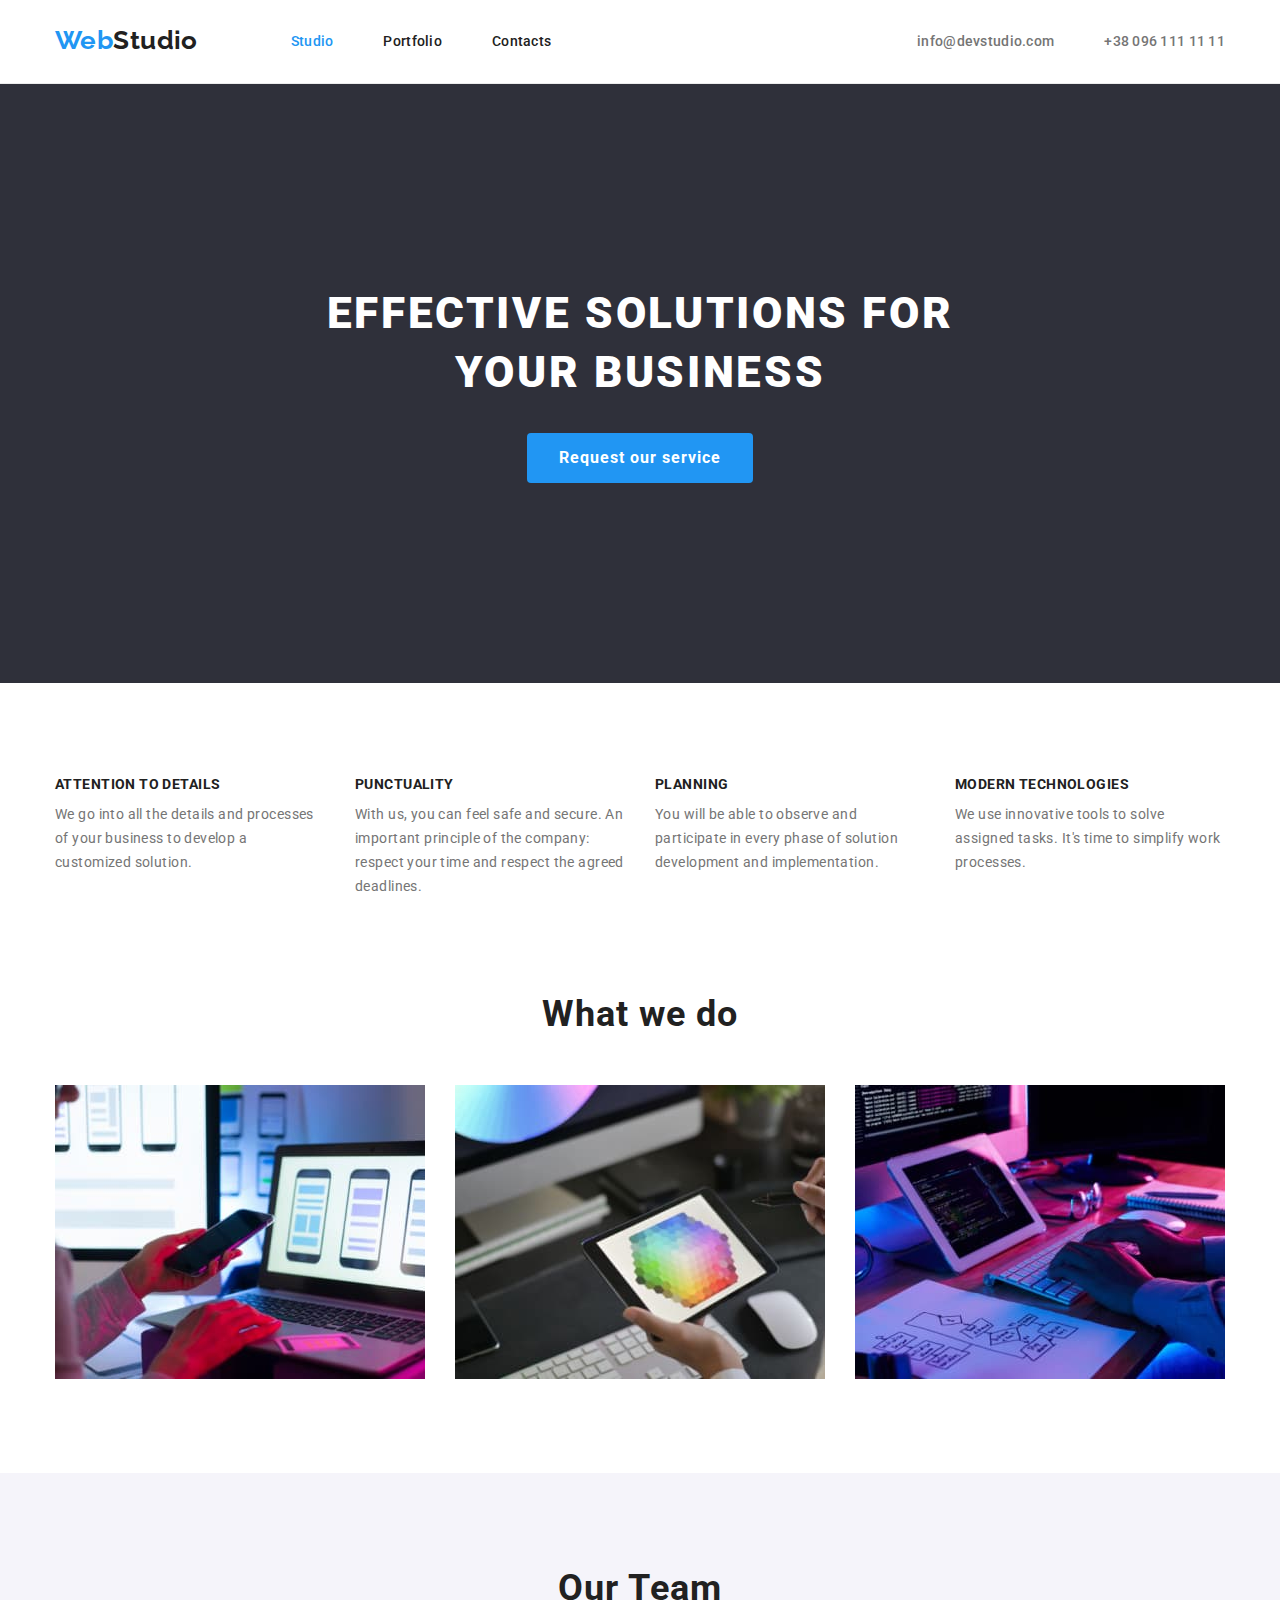
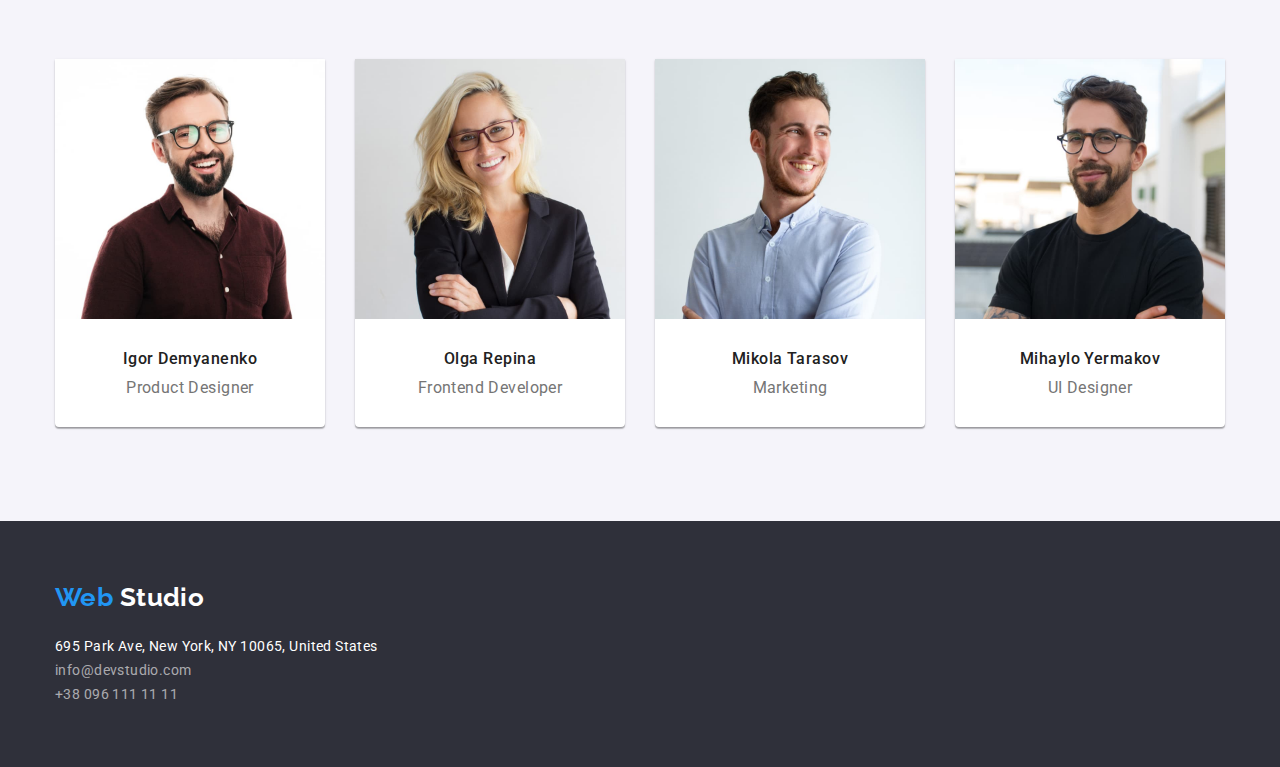
<file: index.html>
<!DOCTYPE html>
<html lang="en">
<head>
    <meta charset="UTF-8">
    <meta http-equiv="X-UA-Compatible" content="IE=edge">
    <meta name="viewport" content="width=device-width, initial-scale=1.0"> 
    <link rel="preconnect" href="https://fonts.gstatic.com">
    <link rel="preconnect" href="https://fonts.googleapis.com">
<link href="https://fonts.googleapis.com/css2?family=Raleway:wght@700&family=Roboto:wght@400;500;700;900&display=swap" rel="stylesheet">
<link rel="preconnect" href="https://fonts.gstatic.com" crossorigin>
<link rel="stylesheet" href="https://cdnjs.cloudflare.com/ajax/libs/modern-normalize/1.1.0/modern-normalize.min.css">
<link rel="stylesheet" href="./css/styles.css">    
<title>Studio</title>
</head>

<body>

    
    <header class="header-border">

        <div class="container">
            <div class="header-flex">
            <nav class="nav-menu">            
                <a class="logo-header  link" href="./index.html">Web<span class="color-logo-header">Studio</span></a>
            
                <ul class="site-nav  list">
                    <li class="site-nav-item">
                        <a class="nav-link link  current" href="Studio">Studio</a>
                    </li>
                    <li class="site-nav-item">
                        <a class="nav-link link" href="./portfolio.html">Portfolio</a>
                    </li>
                    <li class="site-nav-item"> 
                        <a class="nav-link link" href="Contacts">Contacts</a>
                    </li>
                </ul>
            </nav>
            
                <ul class="contacts  list">
                    <li class="contacts-item"><a class="contacts-link  link" href="mailto:info@devstudio.com">info@devstudio.com</a></li>
                    <li class="contacts-item"><a class="contacts-link  link" href="tel:+380961111111">+38 096 111 11 11</a></li>
                </ul>      
                </div>
    </div>

    </header>

<main>
    <!-- EFFECTIVE SOLUTIONS FOR YOUR BUSINESS -->
    
    
<section class="hero">
<div class="container">
    <h1 class="hero-title">EFFECTIVE SOLUTIONS FOR YOUR BUSINESS</h1>
    <button type="button" class="modal-button">Request our service</button>
</div>
</section>







<!-- Наши преимущества -->

<section class="section">
    
    <div class="container">
        <h2 class="visually-hidden">Our advantages</h2>
    <ul class="advantages-main list">
        <li class="advantages-item">
            <h3 class="advantages-list  list">ATTENTION TO DETAILS</h3>
            <p class="description">We go into all the details and processes of your business to develop a customized
                solution.</p>
        </li>
        <li class="advantages-item">
            <h3 class="advantages-list">PUNCTUALITY</h3>
            <p class="description">With us, you can feel safe and secure. An important principle of the company: respect
                your time and respect the agreed deadlines.</p>
        </li>
        <li class="advantages-item">
            <h3 class="advantages-list">PLANNING</h3>
            <p class="description">You will be able to observe and participate in every phase of solution development
                and implementation.</p>
        </li>
        <li class="advantages-item">
            <h3 class="advantages-list">MODERN TECHNOLOGIES</h3>
            <p class="description  list">We use innovative tools to solve assigned tasks. It's time to simplify work
                processes.</p>
        </li>
    </ul>
    </div>

</section>

<!-- What we do -->

<section class="work-main">
    <div class="container">
<h2 class="work-team-title">What we do</h2>
<ul class="work-list  list">
    <li class="work-item"><img  src="./images/what-we-do/box-2.jpg" alt="Design"> </li>
    <li class="work-item"><img  src="./images/what-we-do/box-3.jpg" alt="Result"></li>
    <li class="work-item"><img src="./images/what-we-do/box-1.jpg" alt="Work"></li>
    </ul>
    </div>
 
</section>

<!-- our team -->

<section class="section  team-main">

<div class="container">

<h2 class="work-team-title">Our Team</h2>
<ul class="team-list  list">
    <li class="team-item">
        <img src="./images/our-team/img-1.jpg" alt="Igor Demyanenko">
       <div>
        <h3 class="name">Igor Demyanenko</h3>
        <p class="profession">Product Designer</p>
       </div>
    </li>
    <li class="team-item">
        <img src="./images/our-team/img-2.jpg" alt="Olga Repina">
      <div>
        <h3 class="name">Olga Repina</h3>
        <p class="profession">Frontend Developer</p>
      </div>
    </li>
    <li class="team-item">
        <img src="./images/our-team/img-3.jpg" alt="Nikolay Tarasov">
      <div>
        <h3 class="name">Mikola Tarasov</h3>
        <p class="profession">Marketing</p>
      </div>
    </li>
    <li class="team-item">
        <img src="./images/our-team/img-4.jpg" alt="Mikhail Ermakov">
        <div>
            <h3 class="name">Mihaylo Yermakov</h3>
            <p class="profession  list">UI Designer</p>
        </div>
    </li>
</ul>
</div>
</section>

</main>


<footer class="footer-main">
    <div class="container">
        <a class="logo-footer  link" href="./index.html">Web <span class="color-logo-footer">Studio</span> </a>
        <address>
            <ul class="adress-box  list">
                <li>
                    <p class="adress">695 Park Ave, New York, NY 10065, United States</p>
                </li>
                <li><a class="contacts-footer  link" href="mailto:info@devstudio.com">info@devstudio.com</a></li>
                <li><a class="contacts-footer  link" href="tel:+380961111111">+38 096 111 11 11</a></li>
            </ul>
        </address>
    </div>

</footer>





</body>

</html>
</file>
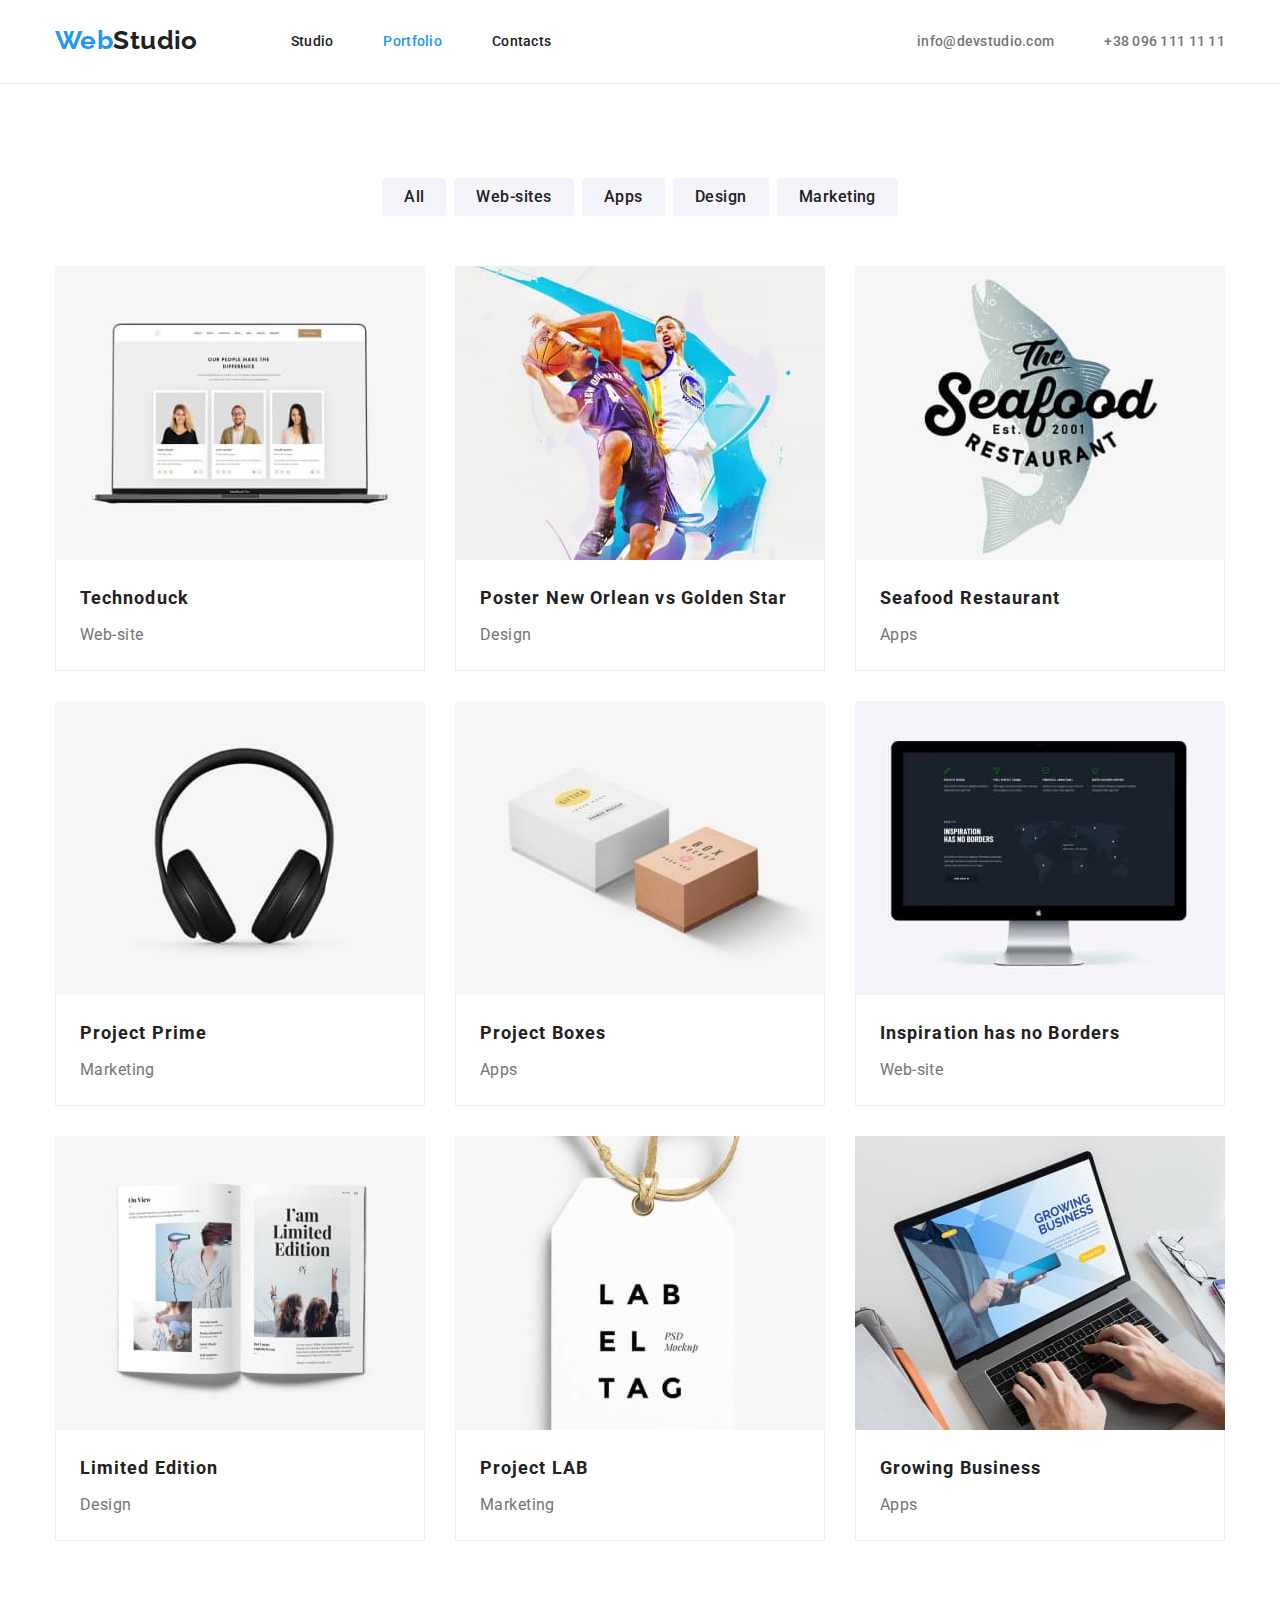
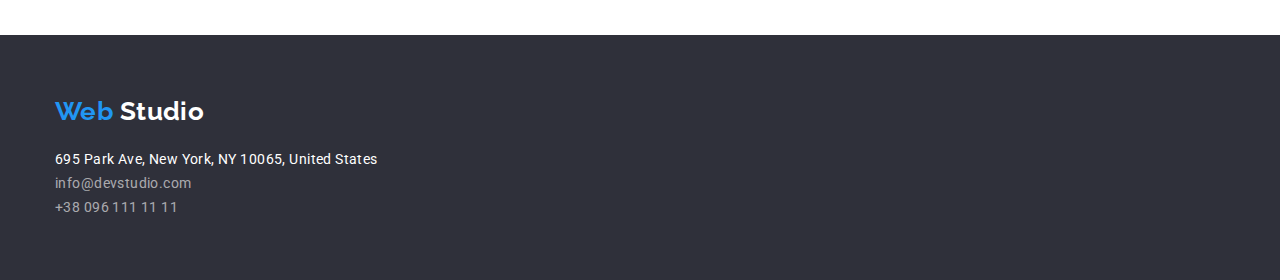
<file: portfolio.html>
<!DOCTYPE html>
<html lang="en">
<head>
    <meta charset="UTF-8">
    <meta http-equiv="X-UA-Compatible" content="IE=edge">
    <meta name="viewport" content="width=device-width, initial-scale=1.0">
    <link rel="preconnect" href="https://fonts.gstatic.com">
    <link rel="preconnect" href="https://fonts.googleapis.com">
<link href="https://fonts.googleapis.com/css2?family=Raleway:wght@700&family=Roboto:wght@400;500;700;900&display=swap" rel="stylesheet">
<link rel="preconnect" href="https://fonts.gstatic.com" crossorigin>
<link rel="stylesheet" href="https://cdnjs.cloudflare.com/ajax/libs/modern-normalize/1.1.0/modern-normalize.min.css">
<link rel="stylesheet" href="./css/styles.css">    
<title>Portfolio</title>
</head>

<body>

    <header class="header-border">
        <div class="container">
            <div class="header-flex">    
        <nav class="nav-menu">
    
            <a class="logo-header  link" href="./index.html">Web<span class="color-logo-header">Studio</span></a>
    
            <ul class="site-nav  list">
                <li class="site-nav-item">
                    <a class="nav-link link " href="./index.html">Studio</a>
                </li>
                <li class="site-nav-item">
                    <a class="nav-link link current" href="Portfolio">Portfolio</a>
                </li>
                <li class="site-nav-item">
                    <a class="nav-link link" href="Contacts">Contacts</a>
                </li>
            </ul>
        </nav>

            <ul class=" contacts  list">
                <li class="contacts-item"><a class="contacts-link  link" href="mailto:info@devstudio.com">info@devstudio.com</a></li>
                <li class="contacts-item"><a class="contacts-link  link" href="tel:+380961111111">+38 096 111 11 11</a></li>
            </ul>
            </div>
        </div>
    
    </header>

<main>

<section class="section">
    <div class="container">
    <h1 class="visually-hidden">Our works</h1>    
<div class="menu-button">
    <button type="button" class="portfolio-button">All</button>
    <button type="button" class="portfolio-button">Web-sites</button>
    <button type="button" class="portfolio-button">Apps</button>
    <button type="button" class="portfolio-button">Design</button>
    <button type="button" class="portfolio-button">Marketing</button>
</div>

    <ul class="list  portfolio-link">
        <li class="portfolio-link-item">
            <a class="link" href="Technoduck"><img src="./images/portfolio/img-1.jpg" alt="Technoduck Web-site">                
                   <div class="portfolio-box">
                    <h2 class="portfolio-list">Technoduck</h2>
                    <p class="direction">Web-site</p>
                   </div>               
            </a>
        </li>
        <li class="portfolio-link-item">
            <a class="link" href="Poster"><img  src="./images/portfolio/img-2.jpg" alt="Poster New Orlean vs Golden Star">
                <div class="portfolio-box">
                    <h2 class="portfolio-list">Poster New Orlean vs Golden Star</h2>
                    <p class="direction">Design</p>
                </div>
            </a>
        </li>
        <li class="portfolio-link-item">
            <a class="link" href="Seafood_Restaurant"><img src="./images/portfolio/img-3.jpg" alt="Seafood Restaurant">
                <div class="portfolio-box">
                    <h2 class="portfolio-list">Seafood Restaurant </h2>
                    <p class="direction">Apps</p>
                </div>
            </a>
        </li>
        <li class="portfolio-link-item">
            <a class="link" href="Project_Prime"><img src="./images/portfolio/img-4.jpg" alt="Headphones">
                <div class="portfolio-box">
                    <h2 class="portfolio-list">Project Prime</h2>
                    <p class="direction">Marketing</p>
                </div>
            </a>
        </li>
        <li class="portfolio-link-item">
            <a class="link" href="Project_Boxes"><img src="./images/portfolio/img-5.jpg" alt="Boxes">
               <div class="portfolio-box">
                <h2 class="portfolio-list">Project Boxes</h2>
                <p class="direction">Apps</p>
               </div>
            </a>
        </li>
        <li class="portfolio-link-item">
            <a class="link" href="Inspiration_has_no_Borders"><img src="./images/portfolio/img-6.jpg" alt="Monitor">
               <div class="portfolio-box">
                <h2 class="portfolio-list">Inspiration has no Borders</h2>
                <p class="direction">Web-site</p>
               </div>
            </a>
        </li>
        <li class="portfolio-link-item">
            <a class="link" href="Limited_Edition"><img src="./images/portfolio/img-7.jpg" alt="Booklet">
                <div class="portfolio-box">
                    <h2 class="portfolio-list">Limited Edition</h2>
                    <p class="direction">Design</p>
                </div>
            </a>
        </li>
        <li class="portfolio-link-item">
            <a class="link" href="Project_LAB"><img src="./images/portfolio/img-8.jpg" alt="Plaque on a string">  
                <div class="portfolio-box">
                    <h2 class="portfolio-list">Project LAB</h2>
                    <p class="direction">Marketing</p>
                </div>
            </a>
        </li>
        <li class="portfolio-link-item">
            <a class="link" href="Growing_Business"><img src="./images/portfolio/img-9.jpg" alt="Notebook">
               <div class="portfolio-box">
                <h2 class="portfolio-list">Growing Business</h2>
                <p class="direction">Apps</p>
               </div>
            </a>
        </li>
    </ul>
    </div>

    
</section>

</main>

<footer class="footer-main">
    <div class="container">   
        <a class="logo-footer  link" href="./index.html">Web <span class="color-logo-footer">Studio</span> </a>
        <address>
            <ul class="adress-box  list">
                <li>
                    <p class="adress">695 Park Ave, New York, NY 10065, United States</p>
                </li>
                <li><a class="contacts-footer  link" href="mailto:info@devstudio.com">info@devstudio.com</a></li>
                <li><a class="contacts-footer  link" href="tel:+380961111111">+38 096 111 11 11</a></li>
            </ul>
        </address>
    </div>

</footer>


    
</body>
</html>
</file>
<file: css/styles.css>
:root {
    --first-text-color: #212121;
    --second-text-color: #757575;
    --third-text-color: #FFFFFF;
    --accent-color: #2196F3;
    --additional-color: #2F303A;
    --bcg-color: #F5F4FA;
}

body {
    font-family: 'Roboto', sans-serif;
    font-size: 14px;
    color: var(--first-text-color);
    letter-spacing: 0.03em;
    background-color: #FFFFFF;
}

.list {
    margin: 0;
    padding: 0;
    list-style: none;
}


.link {
    text-decoration: none;
}

.container {
    width: 1200px;
    padding-left: 15px;
    padding-right: 15px;
    margin: 0 auto;
}

.section {
    padding: 94px 0;
}

img {
    display: block;
    width: 100%;
    height: auto;
}



.visually-hidden {
    position: absolute;
    width: 1px;
    height: 1px;
    margin: -1px;
    border: 0;
    padding: 0;
    white-space: nowrap;
    clip-path: inset(100%);
    clip: rect(0, 0, 0, 0);
    overflow: hidden;
}


/* Start Header */

.header-border {
    border-bottom: 1px solid #ECECEC;
}

.header-flex {
    display: flex;
    align-items: center;
}

.nav-menu,
.contacts,
.site-nav {
    display: flex;
    align-items: center;
}

.contacts {
    margin-left: auto;
}

.logo-header {
    padding-top: 24px;
    padding-bottom: 25px;
    margin-left: auto;
    margin-right: 93px;
    font-family: 'Raleway', sans-serif;
    font-weight: 700;
    font-size: 26px;
    line-height: 1.29;
    color: var(--accent-color);
}

.color-logo-header {
    color: var(--first-text-color);
}

.nav-link {
    padding: 32px 0;
    font-weight: 500;
    line-height: 1.14;
    letter-spacing: 0.02em;
    color: var(--first-text-color);
}


.contacts-link {
    padding: 32px 0;
    font-weight: 500;
    line-height: 1.14;
    letter-spacing: 0.02em;
    color: var(--second-text-color);
}

.contacts-item:not(:last-child),
.site-nav-item:not(:last-child) {
    margin-right: 50px;
}

.nav-link:hover,
.nav-link:focus,
.contacts-link:hover,
.contacts-link:focus,
.current {
    color: var(--accent-color);
}

/* End Header */

/* MAIN */

/* Start EFFECTIVE SOLUTIONS FOR YOUR BUSINESS */

.hero {
    margin: 0 auto;
    padding: 200px 0;
    text-align: center;
    background-color: var(--additional-color);
}

.hero-title {
    margin: 0px 237px 30px;
    font-weight: 900;
    font-size: 44px;
    line-height: 1.36;
    text-align: center;
    letter-spacing: 0.06em;
    text-transform: uppercase;
    color: var(--third-text-color);
}

.modal-button {
    min-width: 200px;
    padding: 10px 32px;
    border: 1px transparent;
    border-radius: 4px;
    background: var(--accent-color);
    font-family: inherit;
    font-weight: 700;
    font-size: 16px;
    line-height: 1.88;
    letter-spacing: 0.06em;
    text-align: center;
    color: var(--third-text-color);

}


.modal-button:hover,
.modal-button:focus {
    cursor: pointer;
}

/* End EFFECTIVE SOLUTIONS FOR YOUR BUSINESS */


/*Start  Наши преимущества  */

.advantages-main {
    display: flex;
}

.advantages-item {
    width: 270px;
}

.advantages-item:not(:last-child) {
    margin-right: 30px;
}


.advantages-list {
    margin-top: 0px;
    margin-bottom: 10px;
    font-size: 14px;
    font-weight: 700;
    line-height: 1.14;
    letter-spacing: 0.03em;
    text-transform: uppercase;
}

.description {
    margin: 0px;
    font-size: 14px;
    line-height: 1.71;
    color: var(--second-text-color);
}

/* End Наши преимущества */


/* Start What we do */
.work-main {
    padding-bottom: 94px;
}

.work-team-title {
    margin-top: 0;
    margin-bottom: 50px;
    font-weight: 700;
    font-size: 36px;
    line-height: 1.17;
    text-align: center;
    letter-spacing: 0.03em;
}

.work-list {
    display: flex;

}

.work-item {
    width: calc((100% - 60px) / 3);
    margin-right: 30px;
}

.work-item:nth-child(3n) {
    margin-right: 0px;
}

/* End What we do */

/* Start Our Team */

.team-main {
    background-color: var(--bcg-color);
}

.work-team-title {
    font-weight: 700;
    font-size: 36px;
    line-height: 1.17;
    text-align: center;
    letter-spacing: 0.03em;
}

.team-list {
    display: flex;
}

.team-item {
    width: calc((100% - 90px) / 4);
    margin-right: 30px;
    background: var(--third-text-color);
    box-shadow: 0px 1px 3px rgba(0, 0, 0, 0.12), 0px 1px 1px rgba(0, 0, 0, 0.14), 0px 2px 1px rgba(0, 0, 0, 0.2);
    border-radius: 0px 0px 4px 4px;
}

.team-item:nth-child(4n) {
    margin-right: 0px;
}

.name {
    margin-top: 30px;
    margin-bottom: 10px;
    font-weight: 500;
    font-size: 16px;
    line-height: 1.19;
    text-align: center;
    letter-spacing: 0.03em;
}

.profession {
    margin-top: 0;
    margin-bottom: 30px;
    font-size: 16px;
    line-height: 1.19;
    text-align: center;
    color: var(--second-text-color);
}

/* End Our Team */

/* Start Footer */

.footer-main {
    padding-top: 60px;
    padding-bottom: 60px;
    background-color: var(--additional-color);
}

.logo-footer {
    font-weight: 700;
    font-family: 'Raleway', sans-serif;
    font-size: 26px;
    line-height: 1.29;
    color: var(--accent-color);
}

.color-logo-footer {
    color: var(--third-text-color);
}

.adress-box {
    margin-top: 20px;
}

.adress {
    margin: 0px;
    font-style: normal;
    line-height: 1.71;
    color: var(--third-text-color);
}

.contacts-footer {
    font-style: normal;
    font-weight: 400;
    line-height: 1.71;
    color: rgba(255, 255, 255, 0.6);
}

/* End Footer */


/* Start PORTFOLIO PAGE */

.menu-button {
    display: flex;
    margin-bottom: 50px;
    justify-content: center;
}

.portfolio-button {
    padding: 6px 22px;
    border: 1px transparent;
    border-radius: 4px;
    background-color: var(--bcg-color);
    font-family: inherit;
    color: var(--first-text-color);
    font-weight: 500;
    font-size: 16px;
    line-height: 1.63;
    letter-spacing: 0.03em;
    text-align: center;
    cursor: pointer;
}

.portfolio-button:not(:last-child) {
    margin-right: 8px;
}

.portfolio-button:hover,
.portfolio-button:focus {
    background-color: var(--accent-color);
    color: var(--third-text-color);
}

.portfolio-link {
    width: 100%;
    display: flex;
    flex-wrap: wrap;
}

.portfolio-link-item {
    width: calc((100% - 60px) / 3);
    margin-right: 30px;
    margin-bottom: 30px;
}

.portfolio-link-item:nth-child(3n) {
    margin-right: 0px;
}

.portfolio-link-item:nth-last-child(-n + 3) {
    margin-bottom: 0px;
}

.portfolio-box {
    padding: 20px 24px;
    border: 1px solid #EEEEEE;
    border-top: 0;
}

.portfolio-list {
    margin: 0px 0px 4px 0px;
    color: var(--first-text-color);
    font-weight: 700;
    font-size: 18px;
    line-height: 2;
    letter-spacing: 0.06em;
}

.direction {
    margin: 0px;
    font-size: 16px;
    line-height: 1.88;
    color: var(--second-text-color);
}
</file>
